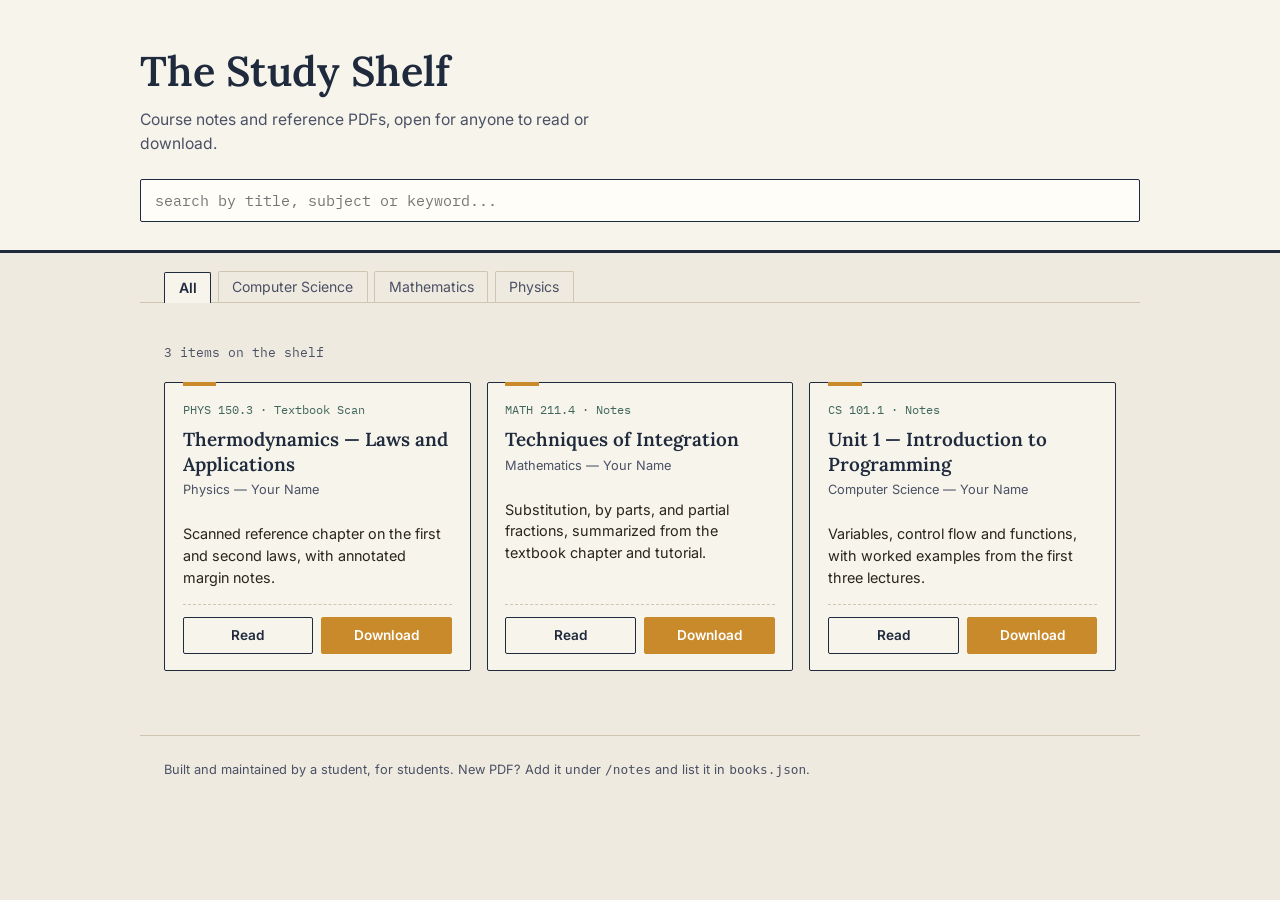
<file: study-shelf/study-shelf/index.html>
<!DOCTYPE html>
<html lang="en">
<head>
<meta charset="UTF-8" />
<meta name="viewport" content="width=device-width, initial-scale=1" />
<title>The Study Shelf</title>
<link rel="preconnect" href="https://fonts.googleapis.com">
<link href="https://fonts.googleapis.com/css2?family=Lora:wght@500;600&family=Inter:wght@400;500;600&family=IBM+Plex+Mono:wght@400;500&display=swap" rel="stylesheet">
<link rel="stylesheet" href="style.css" />
</head>
<body>

<header class="site-head">
  <div class="head-inner">
    <h1 class="site-title">The Study Shelf</h1>
    <p class="site-tag">Course notes and reference PDFs, open for anyone to read or download.</p>
    <div class="search-row">
      <input type="search" id="searchInput" placeholder="search by title, subject or keyword..." aria-label="Search the catalog" />
    </div>
  </div>
</header>

<nav class="tabs" id="tabs" aria-label="Filter by subject"></nav>

<main>
  <div class="count-row" id="countRow"></div>
  <div class="grid" id="grid"></div>
</main>

<footer>
  Built and maintained by a student, for students. New PDF? Add it under <code>/notes</code> and list it in <code>books.json</code>.
</footer>

<script src="script.js"></script>
</body>
</html>
</file>
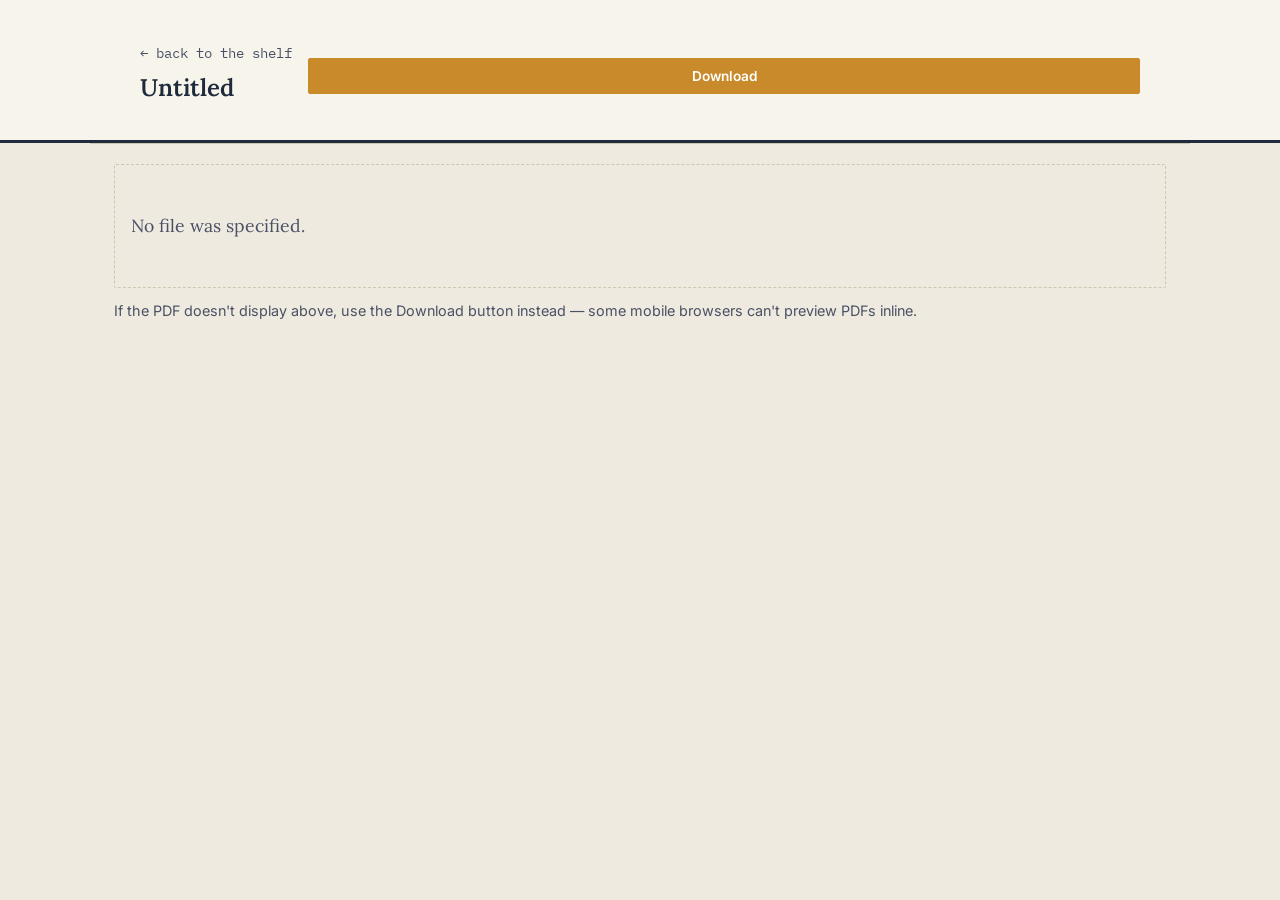
<file: study-shelf/study-shelf/read.html>
<!DOCTYPE html>
<html lang="en">
<head>
<meta charset="UTF-8" />
<meta name="viewport" content="width=device-width, initial-scale=1" />
<title>Reading — The Study Shelf</title>
<link rel="preconnect" href="https://fonts.googleapis.com">
<link href="https://fonts.googleapis.com/css2?family=Lora:wght@500;600&family=Inter:wght@400;500;600&family=IBM+Plex+Mono:wght@400;500&display=swap" rel="stylesheet">
<link rel="stylesheet" href="style.css" />
<style>
  .reader-head { display: flex; align-items: center; justify-content: space-between; gap: 1rem; flex-wrap: wrap; }
  .back-link { font-family: var(--mono); font-size: 0.85rem; color: var(--ink-soft); text-decoration: none; }
  .back-link:hover { color: var(--ink); }
  .pdf-frame { width: 100%; height: 82vh; border: 1px solid var(--ink); border-radius: var(--radius); background: #fff; }
  .reader-main { max-width: 1100px; margin: 0 auto; padding: 1.25rem 1.5rem 3rem; }
  .fallback { font-size: 0.9rem; color: var(--ink-soft); margin-top: 0.75rem; }
</style>
</head>
<body>

<header class="site-head">
  <div class="head-inner reader-head">
    <div>
      <a class="back-link" href="index.html">&larr; back to the shelf</a>
      <h1 class="site-title" id="pdfTitle" style="margin-top:0.4rem; font-size:1.5rem;">Loading…</h1>
    </div>
    <a class="btn primary" id="downloadBtn" href="#" download>Download</a>
  </div>
</header>

<main class="reader-main">
  <iframe class="pdf-frame" id="pdfFrame" title="PDF viewer"></iframe>
  <p class="fallback">If the PDF doesn't display above, use the Download button instead — some mobile browsers can't preview PDFs inline.</p>
</main>

<script>
  const params = new URLSearchParams(window.location.search);
  const file = params.get("file");
  const title = params.get("title") || "Untitled";

  document.getElementById("pdfTitle").textContent = title;

  if (file) {
    document.getElementById("pdfFrame").src = file;
    document.getElementById("downloadBtn").href = file;
  } else {
    document.getElementById("pdfFrame").outerHTML = '<div class="empty">No file was specified.</div>';
  }
</script>

</body>
</html>
</file>
<file: study-shelf/study-shelf/style.css>
/* ---------- Tokens ---------- */
:root {
  --paper: #efeae0;
  --paper-raised: #f7f4ec;
  --ink: #1f2a3c;
  --ink-soft: #4a5164;
  --text: #2a241c;
  --mustard: #c98a2c;
  --teal: #3f6659;
  --rule: #cfc6b2;
  --card-shadow: none;
  --radius: 2px;
  --serif: "Lora", Georgia, "Times New Roman", serif;
  --sans: "Inter", -apple-system, BlinkMacSystemFont, "Segoe UI", sans-serif;
  --mono: "IBM Plex Mono", "SFMono-Regular", Consolas, monospace;
}

* { box-sizing: border-box; }

body {
  margin: 0;
  background: var(--paper);
  color: var(--text);
  font-family: var(--sans);
  line-height: 1.5;
}

a { color: inherit; }

/* ---------- Header ---------- */

header.site-head {
  border-bottom: 3px solid var(--ink);
  padding: 2.5rem 1.5rem 1.75rem;
  background: var(--paper-raised);
}

.head-inner {
  max-width: 1000px;
  margin: 0 auto;
}

.site-title {
  font-family: var(--serif);
  font-weight: 600;
  font-size: clamp(1.8rem, 4vw, 2.6rem);
  margin: 0 0 0.35rem;
  color: var(--ink);
}

.site-tag {
  font-family: var(--sans);
  color: var(--ink-soft);
  margin: 0 0 1.5rem;
  max-width: 46ch;
  font-size: 0.98rem;
}

/* Search slip */
.search-row {
  display: flex;
  gap: 0.6rem;
  flex-wrap: wrap;
}

.search-row input[type="search"] {
  flex: 1 1 260px;
  padding: 0.7rem 0.9rem;
  border: 1.5px solid var(--ink);
  background: #fffdf8;
  font-family: var(--mono);
  font-size: 0.92rem;
  border-radius: var(--radius);
  color: var(--text);
}

.search-row input[type="search"]:focus-visible {
  outline: 2px solid var(--mustard);
  outline-offset: 1px;
}

/* ---------- Tabs / filters ---------- */

.tabs {
  max-width: 1000px;
  margin: 0 auto;
  padding: 1.1rem 1.5rem 0;
  display: flex;
  gap: 0.4rem;
  flex-wrap: wrap;
}

.tab {
  font-family: var(--sans);
  font-size: 0.88rem;
  padding: 0.4rem 0.85rem;
  border: 1px solid var(--rule);
  border-bottom: none;
  background: var(--paper);
  color: var(--ink-soft);
  cursor: pointer;
  border-radius: var(--radius) var(--radius) 0 0;
}

.tab:hover { color: var(--ink); border-color: var(--ink-soft); }

.tab.active {
  background: var(--paper-raised);
  color: var(--ink);
  border-color: var(--ink);
  font-weight: 600;
  position: relative;
  top: 1px;
}

/* ---------- Card grid ---------- */

main {
  max-width: 1000px;
  margin: 0 auto;
  padding: 1.5rem 1.5rem 4rem;
  border-top: 1px solid var(--rule);
}

.count-row {
  font-family: var(--mono);
  font-size: 0.82rem;
  color: var(--ink-soft);
  margin: 1rem 0 1.25rem;
}

.grid {
  display: grid;
  grid-template-columns: repeat(auto-fill, minmax(260px, 1fr));
  gap: 1rem;
}

.card {
  background: var(--paper-raised);
  border: 1px solid var(--ink);
  border-radius: var(--radius);
  padding: 1.1rem 1.1rem 1rem;
  display: flex;
  flex-direction: column;
  position: relative;
}

.card::before {
  content: "";
  position: absolute;
  top: -1px;
  left: 1.1rem;
  width: 2.1rem;
  height: 4px;
  background: var(--mustard);
}

.card-call {
  font-family: var(--mono);
  font-size: 0.75rem;
  color: var(--teal);
  margin-bottom: 0.5rem;
}

.card-title {
  font-family: var(--serif);
  font-size: 1.18rem;
  font-weight: 600;
  color: var(--ink);
  margin: 0 0 0.25rem;
  line-height: 1.3;
}

.card-meta {
  font-size: 0.8rem;
  color: var(--ink-soft);
  margin-bottom: 0.6rem;
}

.card-desc {
  font-size: 0.9rem;
  color: var(--text);
  flex: 1;
  margin-bottom: 1rem;
}

.card-actions {
  display: flex;
  gap: 0.5rem;
  border-top: 1px dashed var(--rule);
  padding-top: 0.75rem;
}

.btn {
  font-family: var(--sans);
  font-size: 0.85rem;
  font-weight: 600;
  padding: 0.45rem 0.8rem;
  border-radius: var(--radius);
  border: 1px solid var(--ink);
  background: transparent;
  color: var(--ink);
  cursor: pointer;
  text-decoration: none;
  flex: 1;
  text-align: center;
}

.btn:hover { background: var(--ink); color: var(--paper-raised); }

.btn.primary {
  background: var(--mustard);
  border-color: var(--mustard);
  color: #fff;
}

.btn.primary:hover { background: #a86f1f; border-color: #a86f1f; }

/* ---------- Empty state ---------- */

.empty {
  font-family: var(--serif);
  font-size: 1.1rem;
  color: var(--ink-soft);
  padding: 3rem 1rem;
  text-align: left;
  border: 1px dashed var(--rule);
  border-radius: var(--radius);
}

/* ---------- Footer ---------- */

footer {
  max-width: 1000px;
  margin: 0 auto;
  padding: 1.5rem;
  font-size: 0.8rem;
  color: var(--ink-soft);
  border-top: 1px solid var(--rule);
}

/* ---------- Responsive ---------- */

@media (max-width: 520px) {
  header.site-head { padding: 1.75rem 1rem 1.25rem; }
  .tabs, main, footer { padding-left: 1rem; padding-right: 1rem; }
}

@media (prefers-reduced-motion: reduce) {
  * { transition: none !important; }
}
</file>
